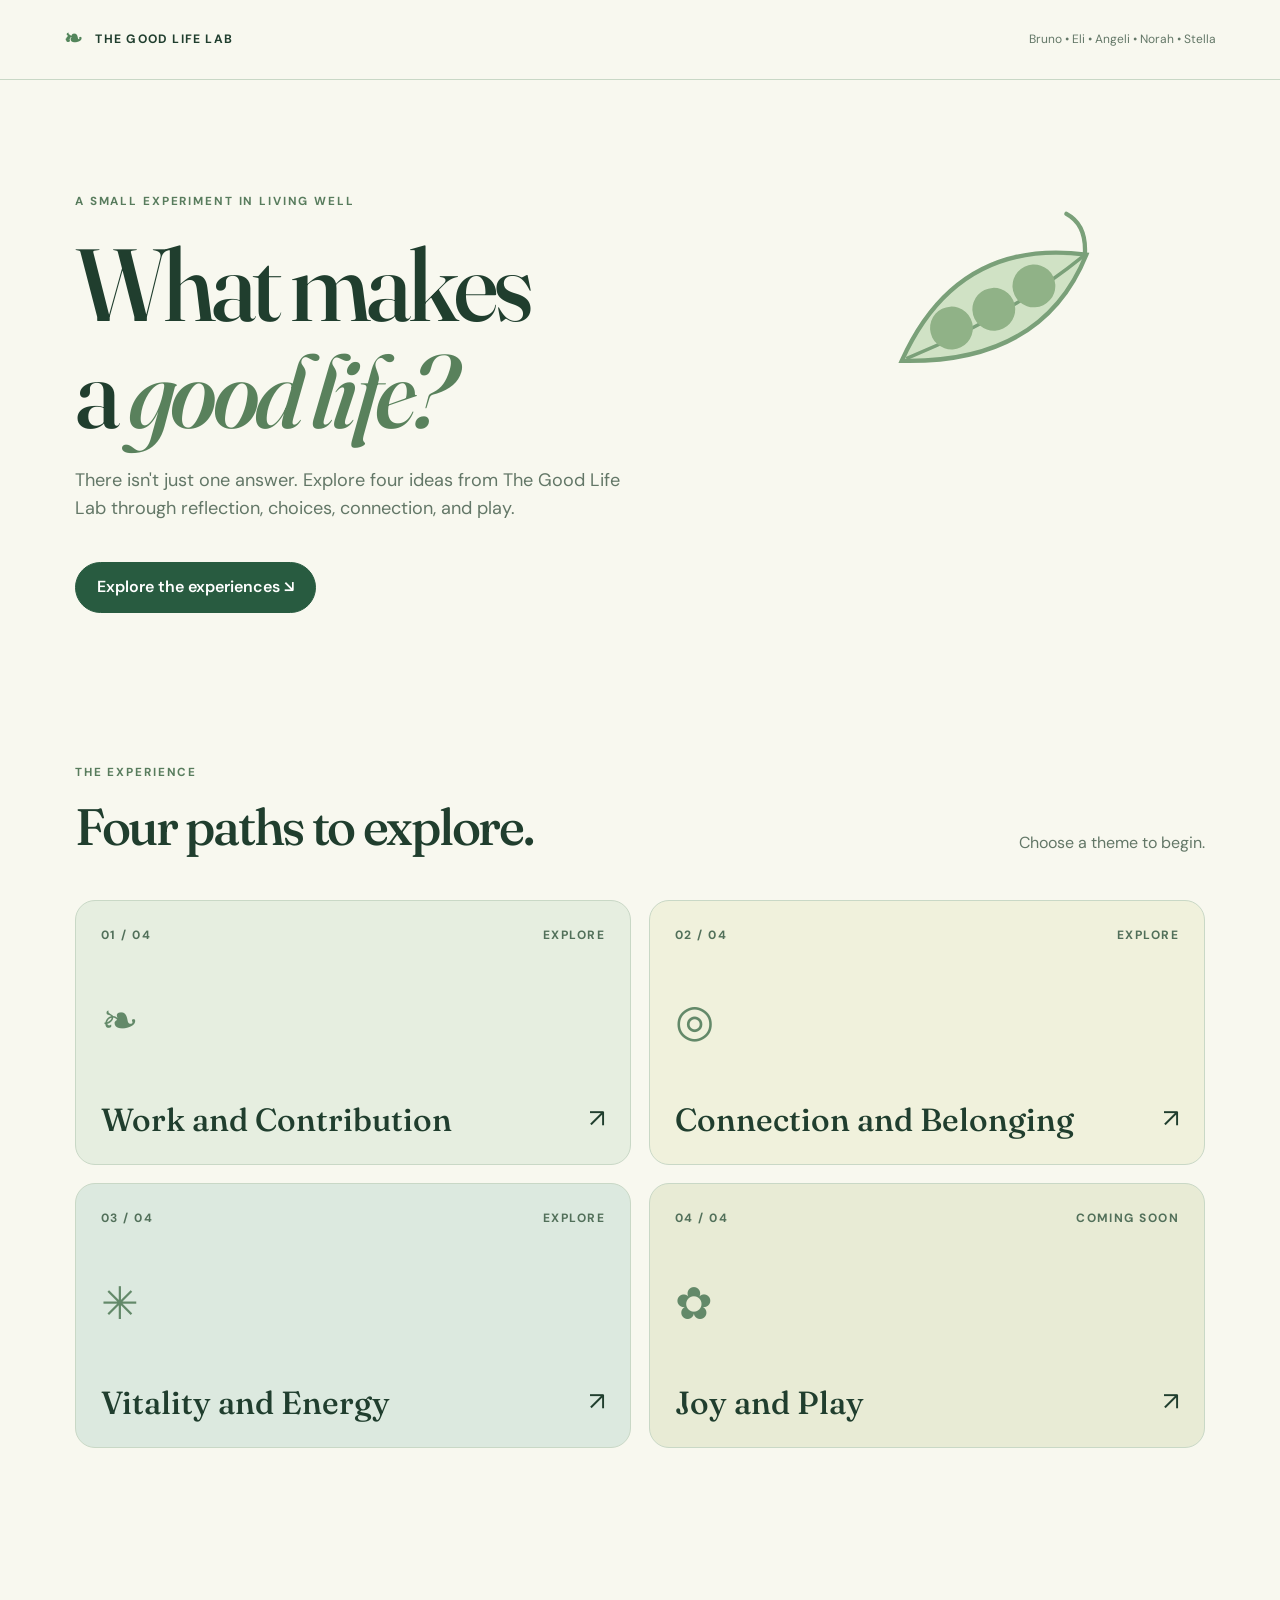
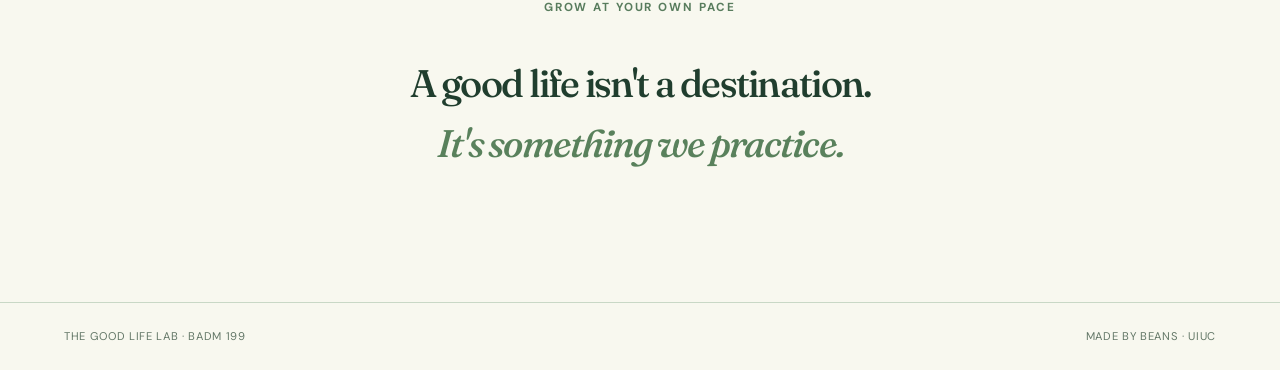
<file: index.html>
<!doctype html><html lang="en"><head><meta charset="utf-8"><meta name="viewport" content="width=device-width,initial-scale=1"><meta name="theme-color" content="#f8f8ef"><title>Home | The Good Life Lab</title><link rel="stylesheet" href="style.css"></head><body><header class="topbar"><a class="brand" href="index.html"><span class="brand-mark">❧</span> THE GOOD LIFE LAB</a><span class="course">Bruno • Eli • Angeli • Norah • Stella</span></header><main><section class="hero container"><div class="eyebrow">A SMALL EXPERIMENT IN LIVING WELL</div><h1>What makes<br>a <em>good life?</em></h1><p class="intro">There isn't just one answer. Explore four ideas from The Good Life Lab through reflection, choices, connection, and play.</p><a class="btn" href="#games">Explore the experiences ↘</a><svg class="pea-decor" viewBox="0 0 280 170" aria-hidden="true"><path d="M14 95 Q135 -6 262 78 Q160 170 14 95Z" fill="#c7ddbb" stroke="#5b8b5c" stroke-width="5"/><path d="M20 95 Q150 103 258 78" stroke="#5b8b5c" stroke-width="4" fill="none"/><g fill="#77a16e"><circle cx="83" cy="86" r="25"/><circle cx="137" cy="88" r="25"/><circle cx="191" cy="84" r="25"/></g><path d="M260 78 Q278 47 262 25" fill="none" stroke="#5b8b5c" stroke-width="5" stroke-linecap="round"/></svg></section><section class="section container" id="games"><div class="section-head"><div><div class="kicker">THE EXPERIENCE</div><h2>Four paths to explore.</h2></div><p class="muted">Choose a theme to begin.</p></div><div class="grid"><a class="game-card" href="game1.html"><div class="card-top"><span>01 / 04</span><span>EXPLORE</span></div><div class="card-symbol">❧</div><div class="card-bottom"><strong>Work and Contribution</strong><span class="arrow">↗</span></div></a><a class="game-card" href="game2.html"><div class="card-top"><span>02 / 04</span><span>EXPLORE</span></div><div class="card-symbol">◎</div><div class="card-bottom"><strong>Connection and Belonging</strong><span class="arrow">↗</span></div></a><a class="game-card" href="game3.html"><div class="card-top"><span>03 / 04</span><span>EXPLORE</span></div><div class="card-symbol">✳</div><div class="card-bottom"><strong>Vitality and Energy</strong><span class="arrow">↗</span></div></a><a class="game-card" href="game4.html"><div class="card-top"><span>04 / 04</span><span>COMING SOON</span></div><div class="card-symbol">✿</div><div class="card-bottom"><strong>Joy and Play</strong><span class="arrow">↗</span></div></a></div></section><section class="closing container"><div class="kicker">GROW AT YOUR OWN PACE</div><p>A good life isn't a destination.<br><em>It's something we practice.</em></p></section></main><footer><span>THE GOOD LIFE LAB · BADM 199</span><span>MADE BY BEANS · UIUC</span></footer></body></html>
</file>
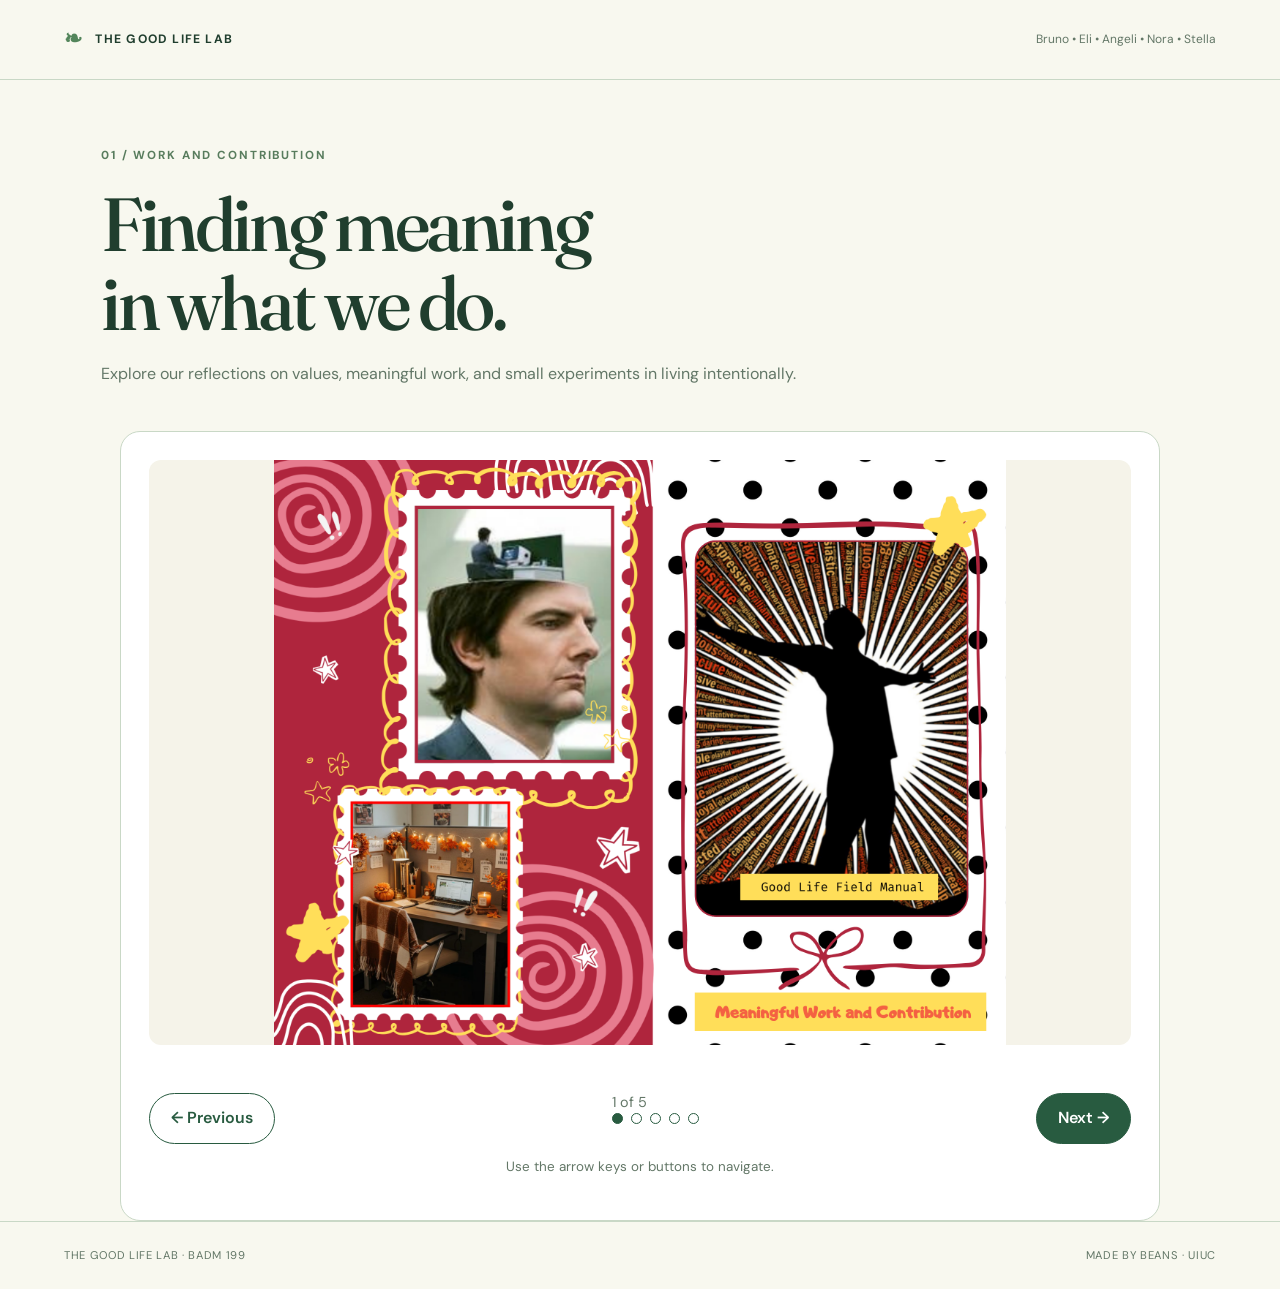
<file: game1.html>
<!doctype html><html lang="en"><head><meta charset="utf-8"><meta name="viewport" content="width=device-width,initial-scale=1"><meta name="theme-color" content="#f8f8ef"><title>Work and Contribution | The Good Life Lab</title><link rel="stylesheet" href="style.css"></head><body><header class="topbar"><a class="brand" href="index.html"><span class="brand-mark">❧</span> THE GOOD LIFE LAB</a><span class="course">Bruno • Eli • Angeli • Nora • Stella</span></header><main class="container"><section class="page-head"><div class="kicker">01 / WORK AND CONTRIBUTION</div><h1>Finding meaning<br>in what we do.</h1><p class="muted">Explore our reflections on values, meaningful work, and small experiments in living intentionally.</p></section><section class="panel slideshow" aria-label="Work and Contribution presentation"><img class="slide-image" id="slide" src="slide1.png" alt="Work and Contribution presentation slide 1"><div class="slide-controls"><button class="btn secondary" id="prev" type="button">← Previous</button><div><div class="slide-count" id="count" aria-live="polite">1 of 5</div><div class="dots" id="dots" aria-label="Choose slide"></div></div><button class="btn" id="next" type="button">Next →</button></div><p class="note" style="text-align:center">Use the arrow keys or buttons to navigate.</p></section></main><footer><span>THE GOOD LIFE LAB · BADM 199</span><span>MADE BY BEANS · UIUC</span></footer><script>const img=document.getElementById('slide'),count=document.getElementById('count'),dots=document.getElementById('dots');let current=0;function show(n){current=(n+5)%5;img.src=`slide${current+1}.png`;img.alt=`Work and Contribution presentation slide ${current+1}`;count.textContent=`${current+1} of 5`;[...dots.children].forEach((b,i)=>{b.classList.toggle('active',i===current);b.setAttribute('aria-current',i===current?'true':'false')})}for(let i=0;i<5;i++){let b=document.createElement('button');b.className='dot';b.type='button';b.setAttribute('aria-label',`Slide ${i+1}`);b.onclick=()=>show(i);dots.appendChild(b)}document.getElementById('prev').onclick=()=>show(current-1);document.getElementById('next').onclick=()=>show(current+1);document.addEventListener('keydown',e=>{if(e.key==='ArrowRight')show(current+1);if(e.key==='ArrowLeft')show(current-1)});show(0)</script></body></html>
</file>
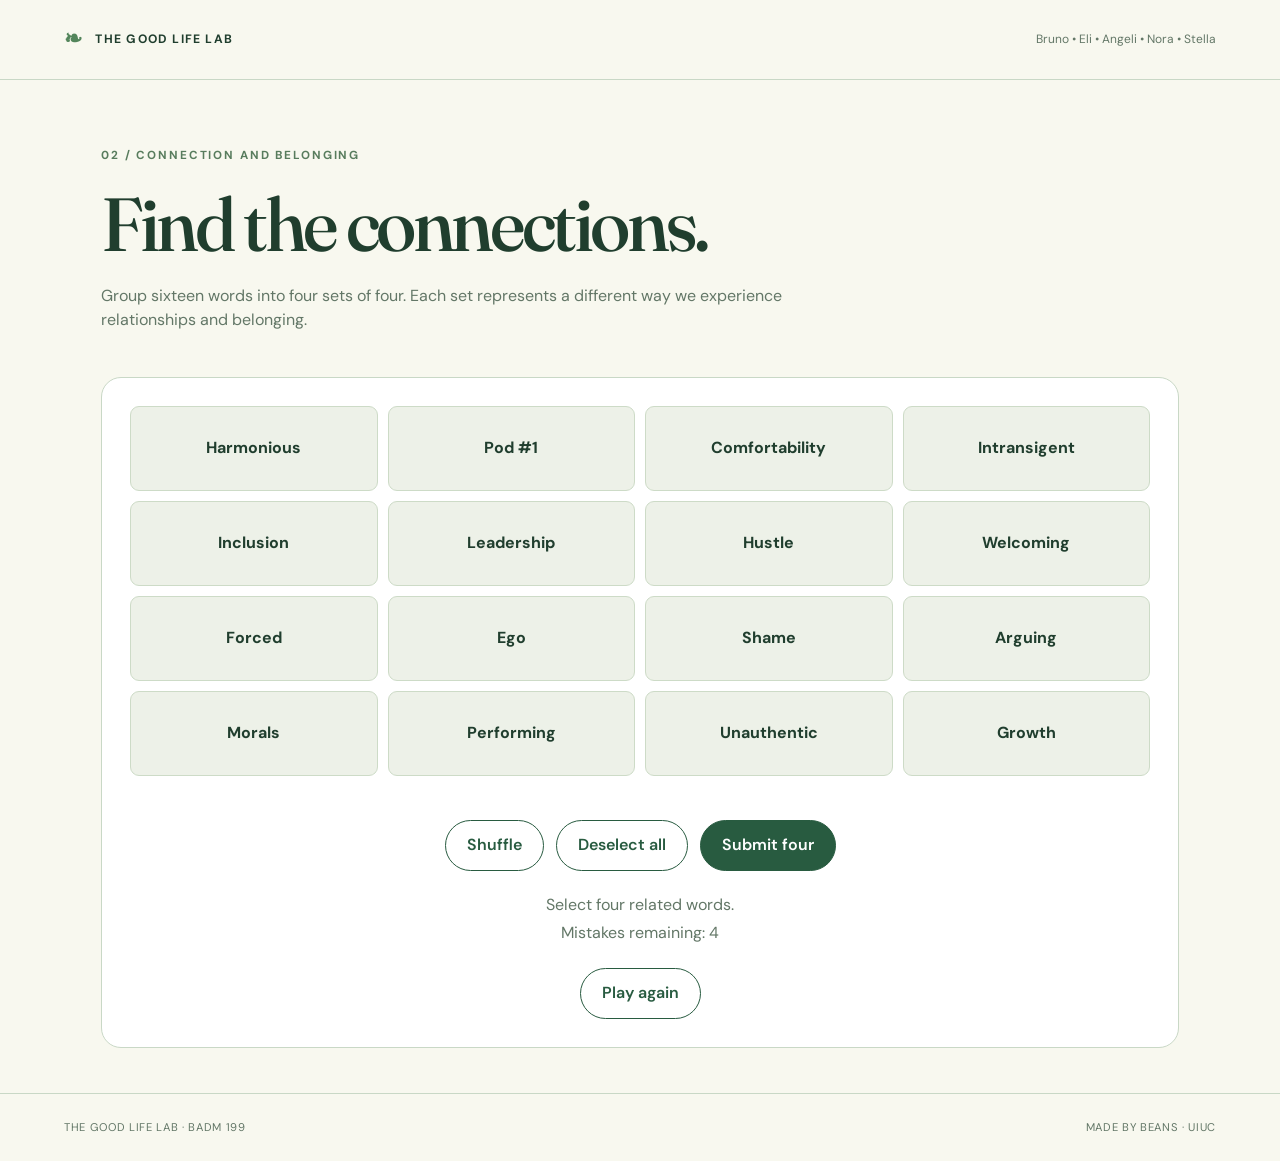
<file: game2.html>
<!doctype html><html lang="en"><head><meta charset="utf-8"><meta name="viewport" content="width=device-width,initial-scale=1"><meta name="theme-color" content="#f8f8ef"><title>Connection and Belonging | The Good Life Lab</title><link rel="stylesheet" href="style.css"></head><body><header class="topbar"><a class="brand" href="index.html"><span class="brand-mark">❧</span> THE GOOD LIFE LAB</a><span class="course">Bruno • Eli • Angeli • Nora • Stella</span></header><main class="container"><section class="page-head"><div class="kicker">02 / CONNECTION AND BELONGING</div><h1>Find the connections.</h1><p class="muted">Group sixteen words into four sets of four. Each set represents a different way we experience relationships and belonging.</p></section><section class="panel"><div id="solved" aria-live="polite"></div><div class="tiles" id="tiles" aria-label="Word puzzle"></div><div class="puzzle-actions"><button class="btn secondary" id="shuffle">Shuffle</button><button class="btn secondary" id="deselect">Deselect all</button><button class="btn" id="submit">Submit four</button></div><div class="status" id="status" role="status">Select four related words.</div><div class="mistakes" id="mistakes">Mistakes remaining: 4</div><div style="text-align:center"><button class="btn secondary" id="restart">Play again</button></div></section></main><footer><span>THE GOOD LIFE LAB · BADM 199</span><span>MADE BY BEANS · UIUC</span></footer><script>
const groups=[{name:'Belonging',words:['Welcoming','Inclusion','Growth','Comfortability'],color:'#dbe8bb'},{name:'Fitting in',words:['Hustle','Forced','Unauthentic','Performing'],color:'#d1e3d8'},{name:'Disunity',words:['Shame','Arguing','Ego','Intransigent'],color:'#e8d9bf'},{name:'Teamwork',words:['Pod #1','Harmonious','Morals','Leadership'],color:'#c9d9a4'}];
let remaining=[],selected=[],solved=[],mistakes=4,over=false;const tiles=document.getElementById('tiles'),status=document.getElementById('status');function shuffle(a){for(let i=a.length-1;i>0;i--){let j=Math.floor(Math.random()*(i+1));[a[i],a[j]]=[a[j],a[i]]}return a}function render(){tiles.innerHTML='';remaining.forEach(w=>{let b=document.createElement('button');b.type='button';b.className='tile'+(selected.includes(w)?' selected':'');b.textContent=w;b.setAttribute('aria-pressed',selected.includes(w));b.disabled=over;b.onclick=()=>{if(selected.includes(w))selected=selected.filter(x=>x!==w);else if(selected.length<4)selected.push(w);render()};tiles.appendChild(b)});document.getElementById('mistakes').textContent=`Mistakes remaining: ${mistakes}`;document.getElementById('submit').disabled=over||selected.length!==4;document.getElementById('solved').innerHTML=solved.map(g=>`<div class="solved" style="background:${g.color}"><strong>${g.name}</strong><small>${g.words.join(' · ')}</small></div>`).join('')}
function start(){remaining=shuffle(groups.flatMap(g=>g.words));selected=[];solved=[];mistakes=4;over=false;status.textContent='Select four related words.';render()}document.getElementById('submit').onclick=()=>{if(selected.length!==4||over)return;let g=groups.find(g=>selected.every(w=>g.words.includes(w)));if(g){solved.push(g);remaining=remaining.filter(w=>!g.words.includes(w));selected=[];status.textContent=`Correct! ${g.name}.`;if(solved.length===4){over=true;status.textContent='All four connections found! Every pod belongs. 🌱'}}else{mistakes--;let near=groups.some(g=>selected.filter(w=>g.words.includes(w)).length===3);selected=[];status.textContent=mistakes?near?'One away! Try again.':'Not quite—try another combination.':'No guesses left. Here are the connections.';if(!mistakes){over=true;solved=groups.slice();remaining=[]}}render()};document.getElementById('shuffle').onclick=()=>{shuffle(remaining);render()};document.getElementById('deselect').onclick=()=>{selected=[];render()};document.getElementById('restart').onclick=start;start();
</script></body></html>
</file>
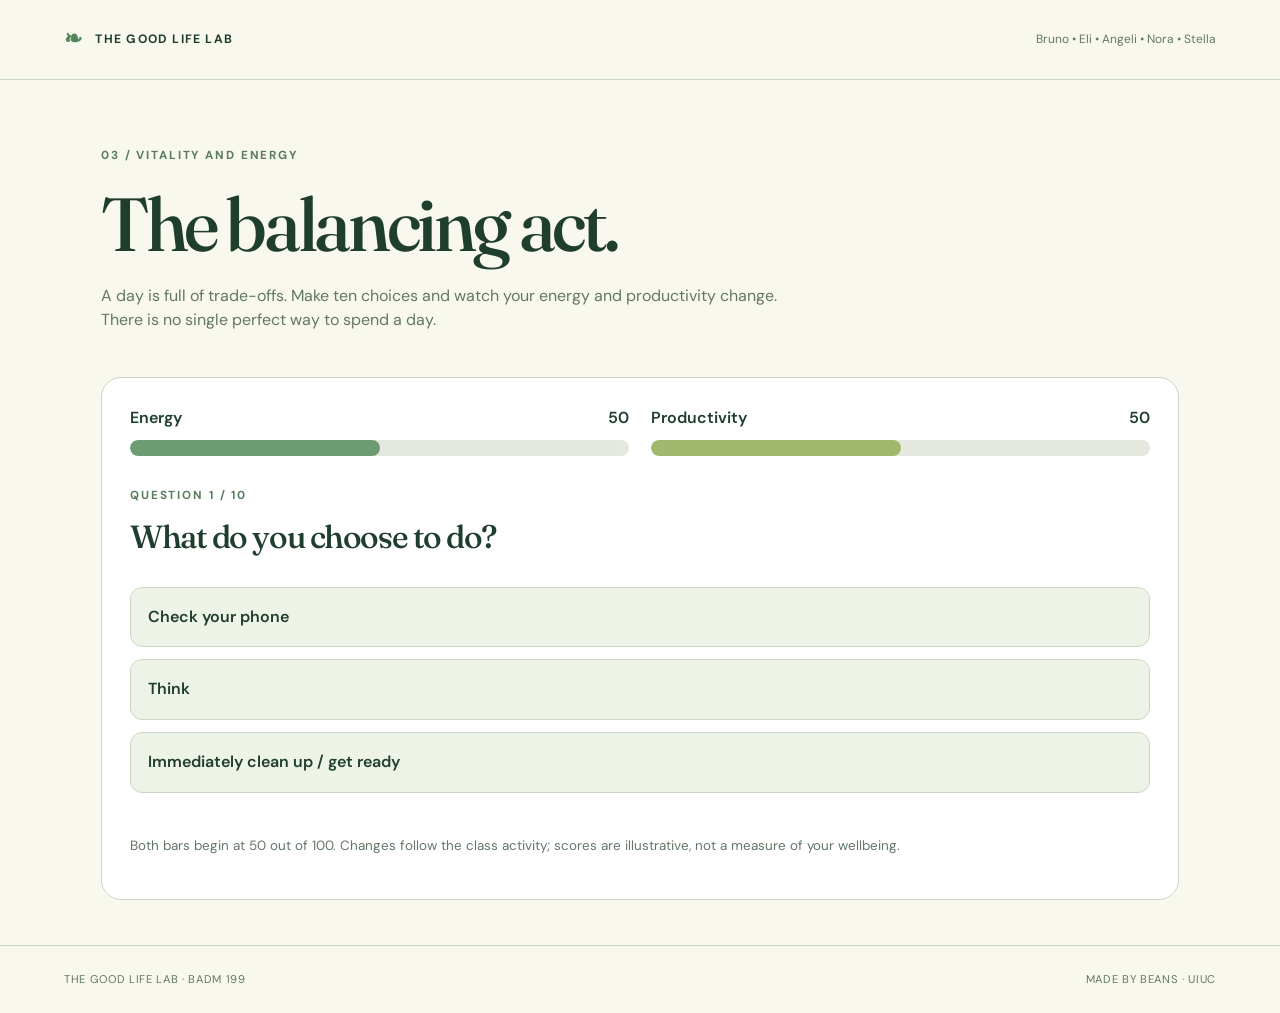
<file: game3.html>
<!doctype html><html lang="en"><head><meta charset="utf-8"><meta name="viewport" content="width=device-width,initial-scale=1"><meta name="theme-color" content="#f8f8ef"><title>Vitality and Energy | The Good Life Lab</title><link rel="stylesheet" href="style.css"></head><body><header class="topbar"><a class="brand" href="index.html"><span class="brand-mark">❧</span> THE GOOD LIFE LAB</a><span class="course">Bruno • Eli • Angeli • Nora • Stella</span></header><main class="container"><section class="page-head"><div class="kicker">03 / VITALITY AND ENERGY</div><h1>The balancing act.</h1><p class="muted">A day is full of trade-offs. Make ten choices and watch your energy and productivity change. There is no single perfect way to spend a day.</p></section><section class="panel"><div class="bars"><div><div class="bar-label"><span>Energy</span><span id="energy-val">50</span></div><div class="bar-track" role="progressbar" aria-label="Energy" aria-valuemin="0" aria-valuemax="100" aria-valuenow="50" id="energy-track"><div class="bar-fill" id="energy-bar" style="width:50%"></div></div></div><div><div class="bar-label"><span>Productivity</span><span id="prod-val">50</span></div><div class="bar-track" role="progressbar" aria-label="Productivity" aria-valuemin="0" aria-valuemax="100" aria-valuenow="50" id="prod-track"><div class="bar-fill prod" id="prod-bar" style="width:50%"></div></div></div></div><div id="quiz"><div class="kicker" id="progress">QUESTION 1 / 10</div><h2 class="question" id="question"></h2><div class="choices" id="choices"></div><div class="feedback" id="feedback" aria-live="polite"></div><button class="btn hidden" id="continue">Next question →</button></div><div id="result" class="hidden"><div class="kicker">YOUR DAY, YOUR CHOICES</div><h2 class="question">Balance is a practice.</h2><p id="result-text"></p><p class="muted">Energy supports what we do, and productivity helps us make progress. Neither number tells the whole story: rest, relationships, purpose, and our circumstances matter too.</p><button class="btn" id="again">Try another day ↻</button></div><p class="note">Both bars begin at 50 out of 100. Changes follow the class activity; scores are illustrative, not a measure of your wellbeing.</p></section></main><footer><span>THE GOOD LIFE LAB · BADM 199</span><span>MADE BY BEANS · UIUC</span></footer><script>
const questions=[
{q:'What do you choose to do?',a:[['Check your phone',-3,-5],['Think',-10,3],['Immediately clean up / get ready',2,5]]},
{q:'A friend asks to hang out while you are studying. What do you do?',a:[['Hang out',5,-3],['Keep studying',-3,5]]},
{q:'Your phone buzzes during lecture while you are in a flow state. What do you do?',a:[['Check your phone and respond for peace of mind',2,-4],['Stay engaged and check after class',2,5]]},
{q:'How do you get to class?',a:[['Take the MTD',-4,3],['Walk',2,-2],['Bike',1,3]]},
{q:'You have some free time. How do you spend it?',a:[['Hobbying',15,-5],['Studying / working',-10,15]]},
{q:'You finished an assignment, but there is more to do. What next?',a:[['Start the next assignment',2,6],['Take a brief break, then keep working',3,6],['Take a break, but drift off track',4,-2],['Scroll session',-3,-4]]},
{q:'You have an apartment party tonight. What do you do?',a:[['Go, have fun, and get home around 2 a.m.',5,-15],['Work on a project with your partner and sleep around 4 a.m.',-15,20]]},
{q:'Your dog needs a walk, but your exam is in 40 minutes. What do you do?',a:[['Walk the dog',-7,-10],['Study for the exam',-7,8]]},
{q:'For Halloweekend, do you go to UW–Madison or stay at UIUC, where you can work on ceramics?',a:[['Go to UW–Madison',-10,-10],['Stay at UIUC',-5,5]]},
{q:'You have a potluck with friends, but there is a quiz you have not studied for. What do you do?',a:[['Study for the quiz',null,null],['Go to the potluck with friends',null,null]]}
];let index=0,energy=50,prod=50,locked=false;const el=id=>document.getElementById(id);function clamp(n){return Math.max(0,Math.min(100,n))}function bars(){el('energy-val').textContent=energy;el('prod-val').textContent=prod;el('energy-bar').style.width=clamp(energy)+'%';el('prod-bar').style.width=clamp(prod)+'%';el('energy-track').setAttribute('aria-valuenow',clamp(energy));el('prod-track').setAttribute('aria-valuenow',clamp(prod))}function render(){locked=false;el('progress').textContent=`QUESTION ${index+1} / ${questions.length}`;el('question').textContent=questions[index].q;el('feedback').textContent='';el('continue').classList.add('hidden');el('choices').innerHTML='';questions[index].a.forEach(([label,de,dp])=>{const b=document.createElement('button');b.className='choice';b.textContent=label;b.onclick=()=>choose(label,de,dp);el('choices').appendChild(b)})}function choose(label,de,dp){if(locked)return;locked=true;[...el('choices').children].forEach(b=>b.disabled=true);if(de!==null){energy+=de;prod+=dp;bars();const fmt=n=>n>0?'+'+n:String(n);el('feedback').textContent=`${label} — Energy ${fmt(de)}, Productivity ${fmt(dp)}.`}else{el('feedback').textContent='A meaningful choice! The class worksheet did not assign points to this final question, so the bars stay the same.'}el('continue').textContent=index===questions.length-1?'See your reflection →':'Next question →';el('continue').classList.remove('hidden')}el('continue').onclick=()=>{index++;if(index<questions.length)render();else{el('quiz').classList.add('hidden');el('result').classList.remove('hidden');let diff=Math.abs(energy-prod);el('result-text').textContent=`You finished with ${energy} energy points and ${prod} productivity points. ${diff<=15?'Your scores ended relatively close together.':'Your scores ended at different levels.'} This is a chance to reflect on which choices supported you, rather than a score to maximize.`}};el('again').onclick=()=>{index=0;energy=50;prod=50;bars();el('result').classList.add('hidden');el('quiz').classList.remove('hidden');render()};bars();render();
</script></body></html>
</file>
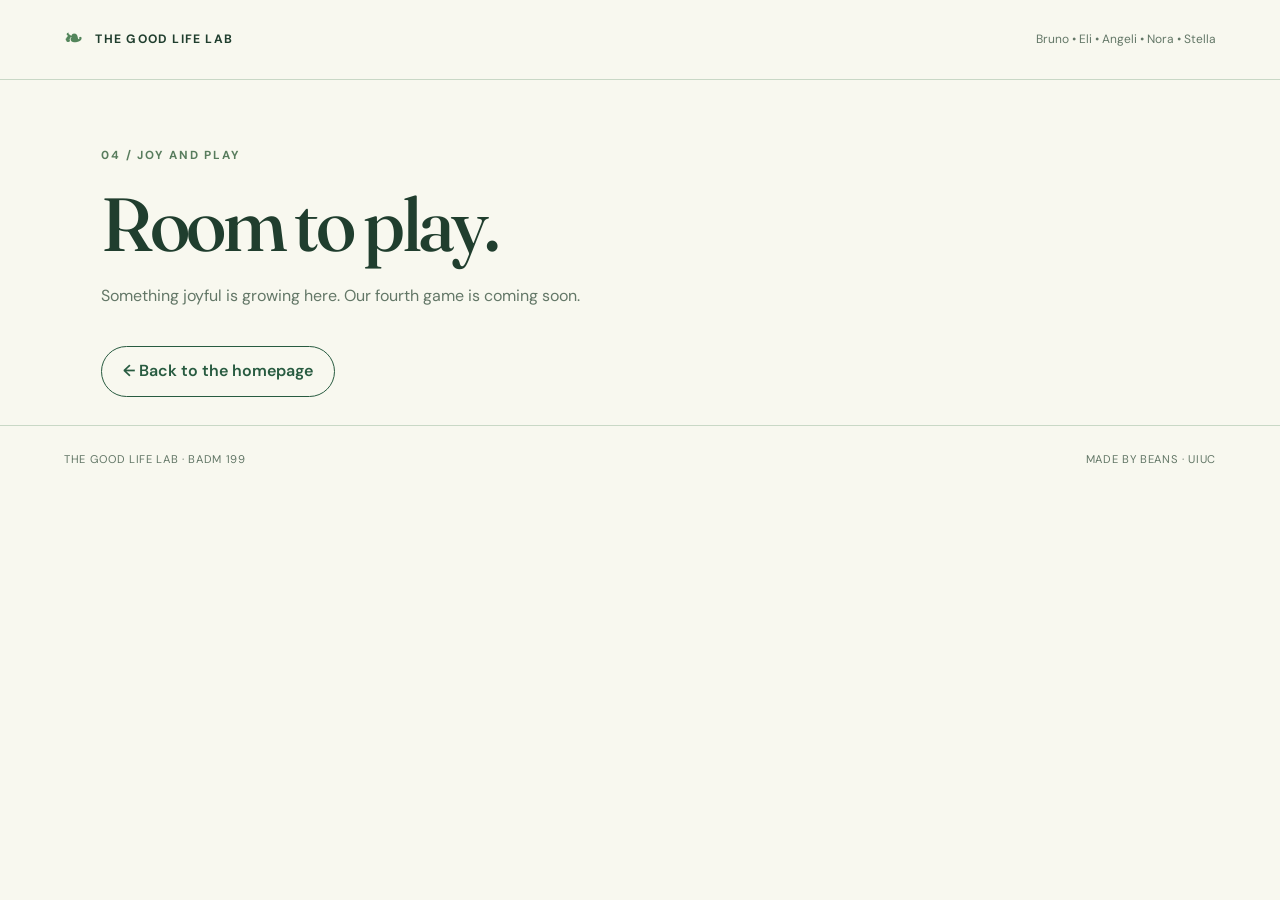
<file: game4.html>
<!doctype html><html lang="en"><head><meta charset="utf-8"><meta name="viewport" content="width=device-width,initial-scale=1"><meta name="theme-color" content="#f8f8ef"><title>Joy and Play | The Good Life Lab</title><link rel="stylesheet" href="style.css"></head><body><header class="topbar"><a class="brand" href="index.html"><span class="brand-mark">❧</span> THE GOOD LIFE LAB</a><span class="course">Bruno • Eli • Angeli • Nora • Stella</span></header><main class="container"><section class="page-head"><div class="kicker">04 / JOY AND PLAY</div><h1>Room to play.</h1><p class="muted">Something joyful is growing here. Our fourth game is coming soon.</p><a href="index.html" class="btn secondary">← Back to the homepage</a></section></main><footer><span>THE GOOD LIFE LAB · BADM 199</span><span>MADE BY BEANS · UIUC</span></footer></body></html>
</file>
<file: style.css>
@import url('https://fonts.googleapis.com/css2?family=DM+Sans:wght@400;500;600;700&family=Fraunces:opsz,wght,SOFT@9..144,500,40;9..144,600,40&display=swap');
:root{--bg:#f8f8ef;--ink:#203e2e;--green:#285b40;--sage:#d9e7d4;--mint:#edf3e7;--line:#c9d8c6;--muted:#637767;--gold:#e3d69a}*{box-sizing:border-box}html{scroll-behavior:smooth}body{margin:0;background:var(--bg);color:var(--ink);font-family:'DM Sans',sans-serif;line-height:1.55}a{color:inherit;text-decoration:none}button{font:inherit;cursor:pointer}button:focus-visible,a:focus-visible{outline:3px solid #89a86a;outline-offset:4px}.topbar{display:flex;justify-content:space-between;gap:20px;align-items:center;padding:23px max(5vw,22px);border-bottom:1px solid var(--line)}.brand{font-weight:700;letter-spacing:.1em;font-size:.76rem}.brand-mark{font-size:1.35rem;vertical-align:middle;margin-right:8px;color:#53855b}.course{font-size:.75rem;color:var(--muted);text-align:right}.container{max-width:1130px;margin:auto;padding:0 26px}.hero{padding:112px 0 102px;position:relative;overflow:hidden}.eyebrow,.kicker{font-size:.73rem;letter-spacing:.16em;font-weight:700;text-transform:uppercase;color:#587c5d}.hero h1,h1,h2,.closing p{font-family:Fraunces,Georgia,serif;font-weight:500;letter-spacing:-.045em}h1{font-size:clamp(3.2rem,8vw,6.8rem);line-height:1.05;margin:20px 0}h1 em,.closing em{color:#59815c;font-weight:500}.intro{max-width:565px;color:var(--muted);font-size:1.13rem}.btn{display:inline-flex;align-items:center;justify-content:center;gap:12px;background:var(--green);color:white;border:1px solid var(--green);border-radius:100px;padding:12px 21px;font-weight:600;margin-top:22px}.btn:hover{background:#17402a}.btn.secondary{background:transparent;color:var(--green)}.btn.secondary:hover{background:var(--mint)}.pea-decor{position:absolute;right:8%;top:24%;width:240px;transform:rotate(-26deg);opacity:.8}.section{padding:48px 0 95px}.section-head{display:flex;justify-content:space-between;align-items:end;gap:16px;margin-bottom:28px}.section-head h2{font-size:clamp(2rem,4vw,3.4rem);margin:6px 0}.muted{color:var(--muted)}.grid{display:grid;grid-template-columns:repeat(2,minmax(0,1fr));gap:18px}.game-card{min-height:265px;border:1px solid var(--line);border-radius:20px;padding:25px;display:flex;flex-direction:column;justify-content:space-between;transition:transform .2s,background .2s;background:#e6eee0}.game-card:hover{transform:translateY(-5px);background:#d8e8d4}.game-card:nth-child(2){background:#f0f1dc}.game-card:nth-child(3){background:#dce9df}.game-card:nth-child(4){background:#e8ebd5}.card-top{display:flex;justify-content:space-between;color:#52705a;font-size:.75rem;font-weight:700;letter-spacing:.12em}.card-symbol{font-size:2.8rem;color:#638969}.card-bottom{display:flex;justify-content:space-between;align-items:end;gap:10px}.card-bottom strong{display:block;font-family:Fraunces,serif;font-size:clamp(1.4rem,3vw,2rem);font-weight:500;line-height:1.15}.arrow{font-size:1.6rem}.closing{text-align:center;padding:55px 0 90px}.closing p{font-size:clamp(1.8rem,3vw,2.8rem)}footer{border-top:1px solid var(--line);padding:25px 5vw;display:flex;justify-content:space-between;gap:12px;color:var(--muted);font-size:.7rem;letter-spacing:.06em}.page-head{padding:66px 0 28px}.page-head h1{font-size:clamp(2.8rem,6vw,4.7rem)}.page-head p{max-width:700px}.panel{border:1px solid var(--line);background:white;border-radius:20px;padding:28px;margin-bottom:45px}.slideshow{max-width:1040px;margin:0 auto}.slide-image{width:100%;height:min(65vh,720px);object-fit:contain;background:#f5f3e9;border-radius:12px}.slide-controls{display:flex;align-items:center;justify-content:space-between;gap:12px;margin-top:18px}.slide-count{color:var(--muted);font-size:.9rem}.dots{display:flex;gap:8px;justify-content:center}.dot{width:11px;height:11px;border-radius:50%;border:1px solid var(--green);background:transparent;padding:0}.dot.active{background:var(--green)}.tiles{display:grid;grid-template-columns:repeat(4,1fr);gap:10px}.tile{min-height:85px;border:1px solid #cddbc7;border-radius:9px;background:#edf1e8;color:var(--ink);font-weight:700;padding:10px;overflow-wrap:anywhere}.tile.selected{background:#7e9d7b;color:white;border-color:#7e9d7b}.tile:disabled{opacity:.55;cursor:default}.puzzle-actions{display:flex;gap:12px;justify-content:center;flex-wrap:wrap;margin:22px 0}.status{text-align:center;min-height:28px;color:var(--muted)}.solved{padding:15px;text-align:center;border-radius:10px;margin-bottom:10px}.solved strong{display:block}.solved small{display:block}.mistakes{text-align:center;color:var(--muted)}.question{font-family:Fraunces,serif;font-size:clamp(1.4rem,3vw,2rem);margin:8px 0 25px}.choices{display:grid;gap:12px}.choice{border:1px solid var(--line);background:var(--mint);padding:17px;text-align:left;border-radius:12px;color:var(--ink);font-weight:600}.choice:hover{background:var(--sage)}.bars{display:grid;grid-template-columns:1fr 1fr;gap:22px;margin-bottom:30px}.bar-track{height:16px;border-radius:50px;background:#e4e8df;overflow:hidden;margin-top:9px}.bar-fill{height:100%;background:#6e9c72;border-radius:50px;transition:width .4s}.bar-fill.prod{background:#a0b86e}.bar-label{display:flex;justify-content:space-between;font-weight:600}.note{font-size:.84rem;color:var(--muted)}.feedback{padding:15px 0;color:#426c4b}.hidden{display:none!important}@media(max-width:650px){.grid{grid-template-columns:1fr}.hero{padding:75px 0 90px}.pea-decor{width:120px;top:10%;right:-25px;opacity:.35}.topbar{align-items:flex-start}.course{max-width:170px}.section-head{display:block}.tiles{gap:6px}.tile{font-size:.76rem;min-height:70px;padding:6px}.panel{padding:15px}.bars{gap:12px}.slide-image{height:55vh}.slide-controls .btn{padding:10px 12px}footer{flex-direction:column}}
</file>
